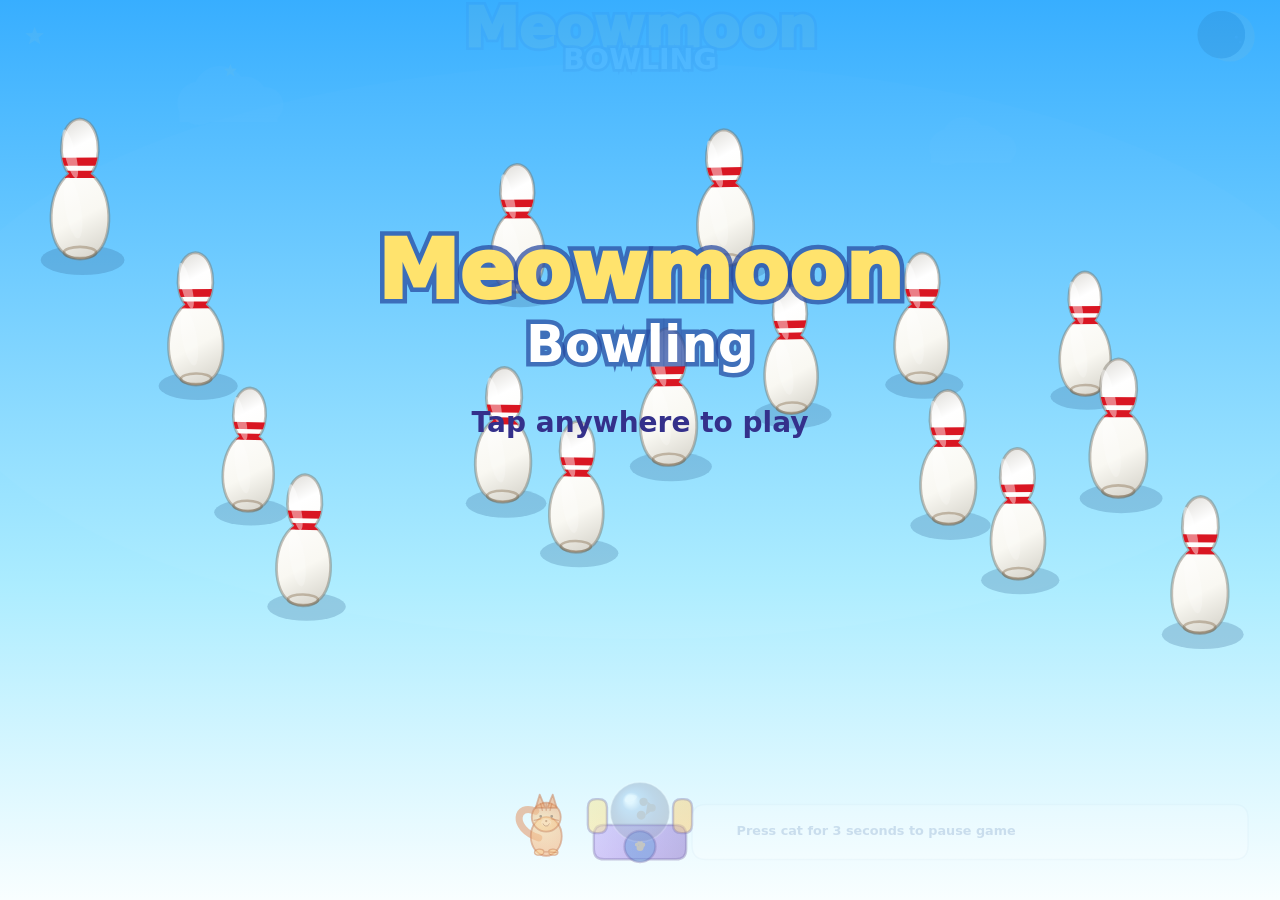
<file: index.html>
<!doctype html>
<html lang="en">
<head>
  <meta charset="utf-8" />
  <meta name="viewport" content="width=device-width, initial-scale=1, maximum-scale=1, user-scalable=no, viewport-fit=cover" />
  <meta name="theme-color" content="#63d5ff" />
  <meta name="apple-mobile-web-app-capable" content="yes" />
  <meta name="apple-mobile-web-app-title" content="Meowmoon Bowling" />
  <meta name="mobile-web-app-capable" content="yes" />
  <title>Meowmoon Bowling v1.5.23 wombat-safe-placement-pilot</title>
  <link rel="manifest" href="manifest.webmanifest" />
  <style>
    :root { color-scheme: light; --safe-bottom: env(safe-area-inset-bottom, 0px); }
    * { box-sizing: border-box; -webkit-tap-highlight-color: transparent; user-select: none; -webkit-user-select: none; touch-action: none; }
    html, body { width: 100%; height: 100%; margin: 0; overflow: hidden; background: #63d5ff; font-family: system-ui, -apple-system, BlinkMacSystemFont, "Segoe UI", sans-serif; }
    canvas { display: block; width: 100vw; height: 100vh; background: #63d5ff; }
    #installNote { position: fixed; left: -9999px; top: -9999px; }
    #startOverlay {
      position: fixed;
      inset: 0;
      z-index: 20;
      background: transparent;
      touch-action: none;
    }
    #startOverlay[hidden] { display: none; }
  </style>
</head>
<body>
  <canvas id="game" aria-label="Meowmoon Bowling playable prototype"></canvas>
  <div id="startOverlay" role="button" aria-label="Tap anywhere to play"></div>
  <div id="installNote">Meowmoon Bowling</div>
  <audio id="bachMusic" src="audio/jesu-joy-piano-loop.mp3" loop preload="auto" playsinline webkit-playsinline></audio>
  <script src="app-v1.5.23.js"></script>
  <script>
    if ('serviceWorker' in navigator) {
      window.addEventListener('load', () => navigator.serviceWorker.register('./sw.js').catch(() => {}));
    }
  </script>
</body>
</html>
</file>
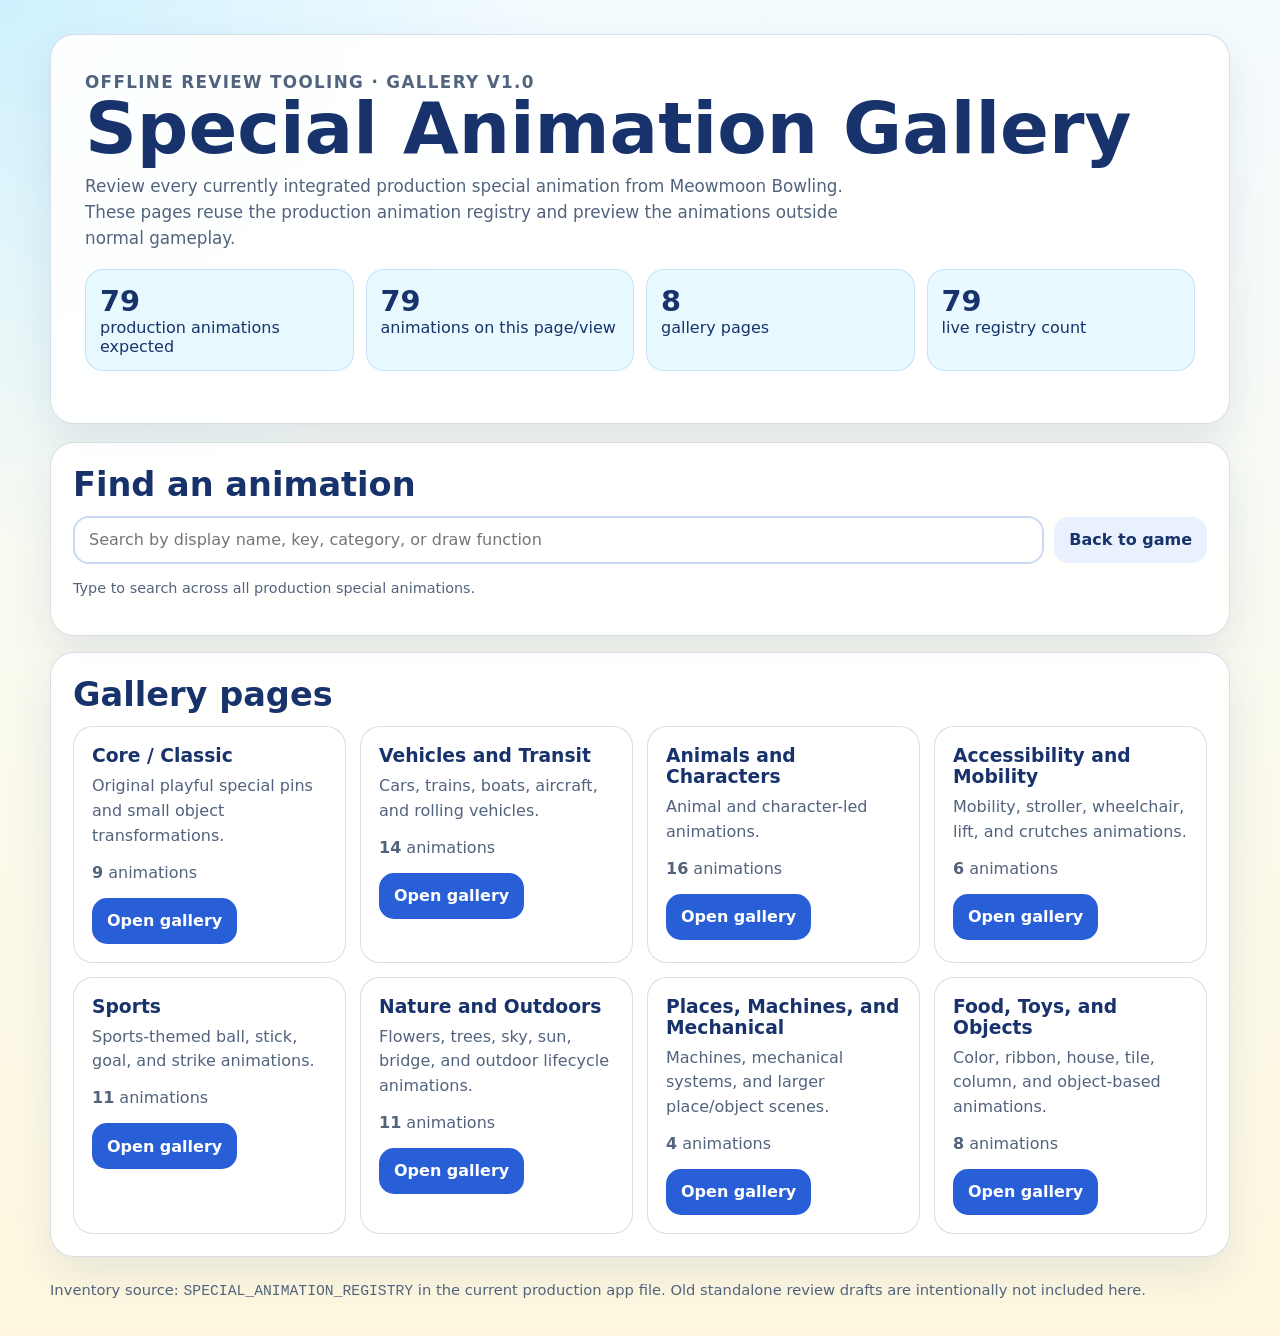
<file: special-animation-galleries.html>
<!doctype html>
<html lang="en">
<head>
  <meta charset="utf-8" />
  <meta name="viewport" content="width=device-width, initial-scale=1, viewport-fit=cover" />
  <meta name="theme-color" content="#63d5ff" />
  <title>Meowmoon Special Animation Gallery v1.0</title>
  <link rel="manifest" href="manifest.webmanifest" />
  <link rel="stylesheet" href="special-animation-gallery.css" />
</head>
<body data-gallery-view="index">
  <main class="gallery-shell">
    <section class="hero">
      <p class="eyebrow">Offline review tooling · Gallery v1.0</p>
      <h1>Special Animation Gallery</h1>
      <p>
        Review every currently integrated production special animation from
        Meowmoon Bowling. These pages reuse the production animation registry
        and preview the animations outside normal gameplay.
      </p>
      <div class="stats" id="galleryStats" aria-live="polite"></div>
    </section>

    <section class="panel warning" id="galleryWarning" hidden>
      <h2>Warnings</h2>
      <div id="warningList"></div>
    </section>

    <section class="panel">
      <h2>Find an animation</h2>
      <div class="search-row">
        <input id="gallerySearch" type="search" placeholder="Search by display name, key, category, or draw function" autocomplete="off" />
        <a class="button secondary" href="index.html">Back to game</a>
      </div>
      <div id="searchResults" class="category-grid" aria-live="polite"></div>
    </section>

    <section class="panel">
      <h2>Gallery pages</h2>
      <div id="categoryGrid" class="category-grid"></div>
    </section>

    <p class="footer-note">
      Inventory source: <code>SPECIAL_ANIMATION_REGISTRY</code> in the current
      production app file. Old standalone review drafts are intentionally not
      included here.
    </p>
  </main>

  <script src="special-animation-gallery-data.js"></script>
  <script src="special-animation-gallery.js"></script>
</body>
</html>
</file>
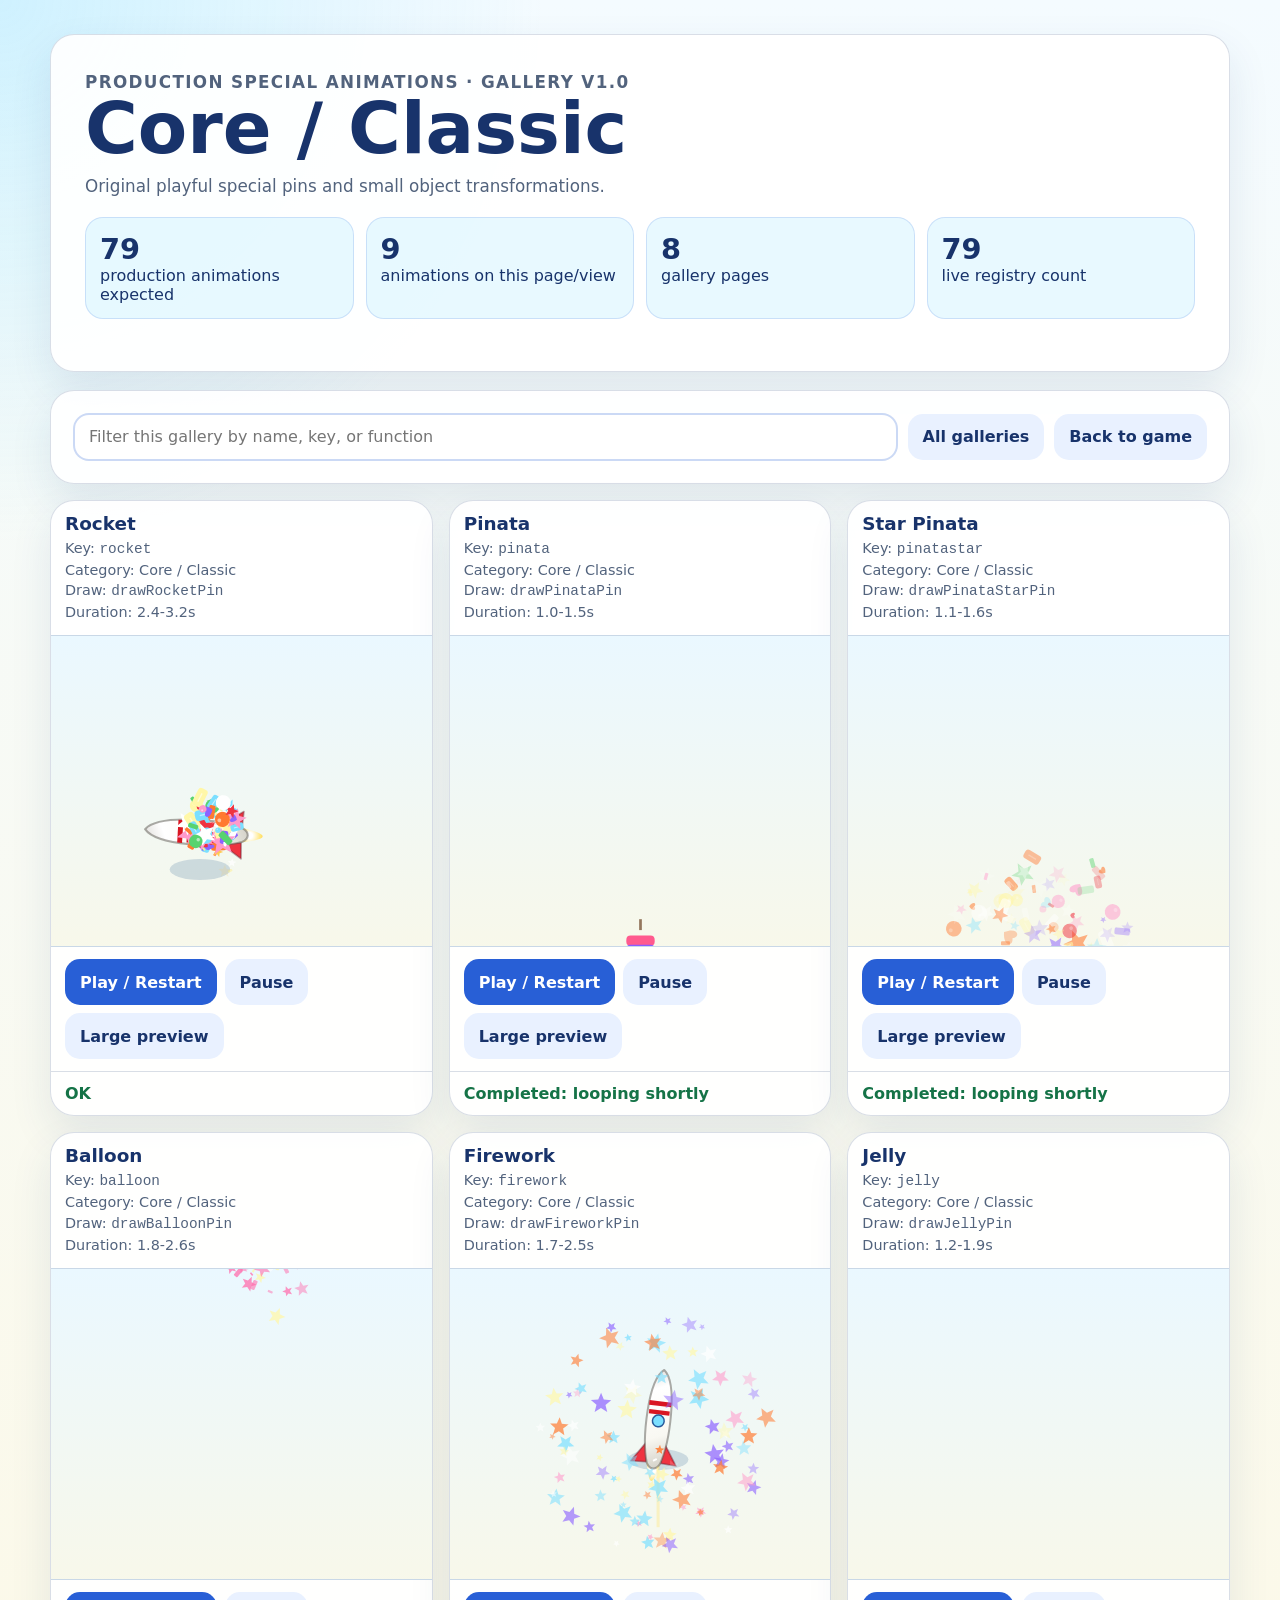
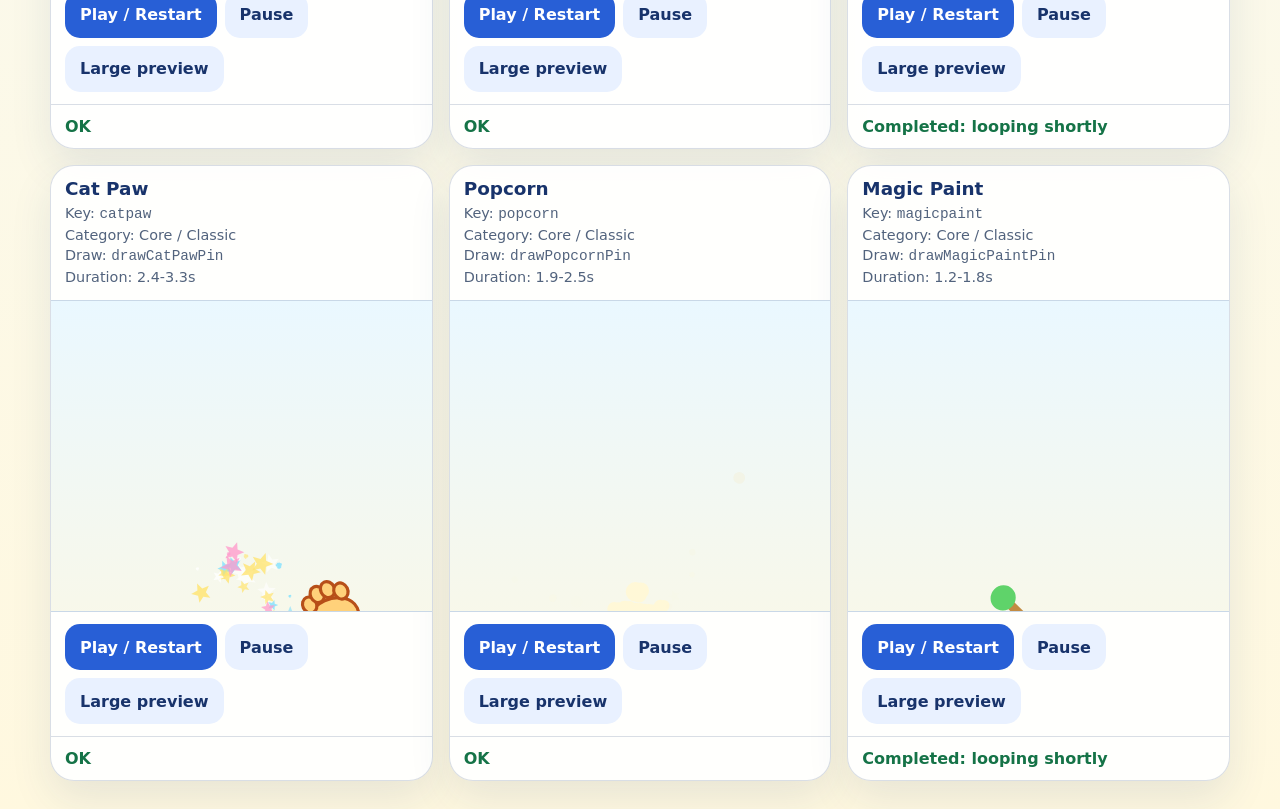
<file: special-animation-gallery-page.html>
<!doctype html>
<html lang="en">
<head>
  <meta charset="utf-8" />
  <meta name="viewport" content="width=device-width, initial-scale=1, viewport-fit=cover" />
  <meta name="theme-color" content="#63d5ff" />
  <title>Meowmoon Special Animation Gallery v1.0</title>
  <link rel="manifest" href="manifest.webmanifest" />
  <link rel="stylesheet" href="special-animation-gallery.css" />
</head>
<body data-gallery-view="category">
  <main class="gallery-shell">
    <section class="hero">
      <p class="eyebrow">Production special animations · Gallery v1.0</p>
      <h1 id="categoryTitle">Special Animation Gallery</h1>
      <p id="categoryDescription"></p>
      <div class="stats" id="galleryStats" aria-live="polite"></div>
    </section>

    <section class="panel warning" id="galleryWarning" hidden>
      <h2>Warnings</h2>
      <div id="warningList"></div>
    </section>

    <section class="panel">
      <div class="search-row">
        <input id="gallerySearch" type="search" placeholder="Filter this gallery by name, key, or function" autocomplete="off" />
        <a class="button secondary" href="special-animation-galleries.html">All galleries</a>
        <a class="button secondary" href="index.html">Back to game</a>
      </div>
    </section>

    <section id="galleryGrid" class="gallery-grid" aria-live="polite"></section>
  </main>

  <div class="large-preview-backdrop" id="largePreview" hidden>
    <div class="large-preview-dialog" role="dialog" aria-modal="true" aria-labelledby="largePreviewTitle">
      <div class="large-preview-header">
        <h2 id="largePreviewTitle">Large preview</h2>
        <button type="button" class="secondary" data-large-close>Close</button>
      </div>
      <iframe class="large-preview-frame" id="largePreviewFrame" title="Large animation preview"></iframe>
    </div>
  </div>

  <script src="special-animation-gallery-data.js"></script>
  <script src="special-animation-gallery.js"></script>
</body>
</html>
</file>
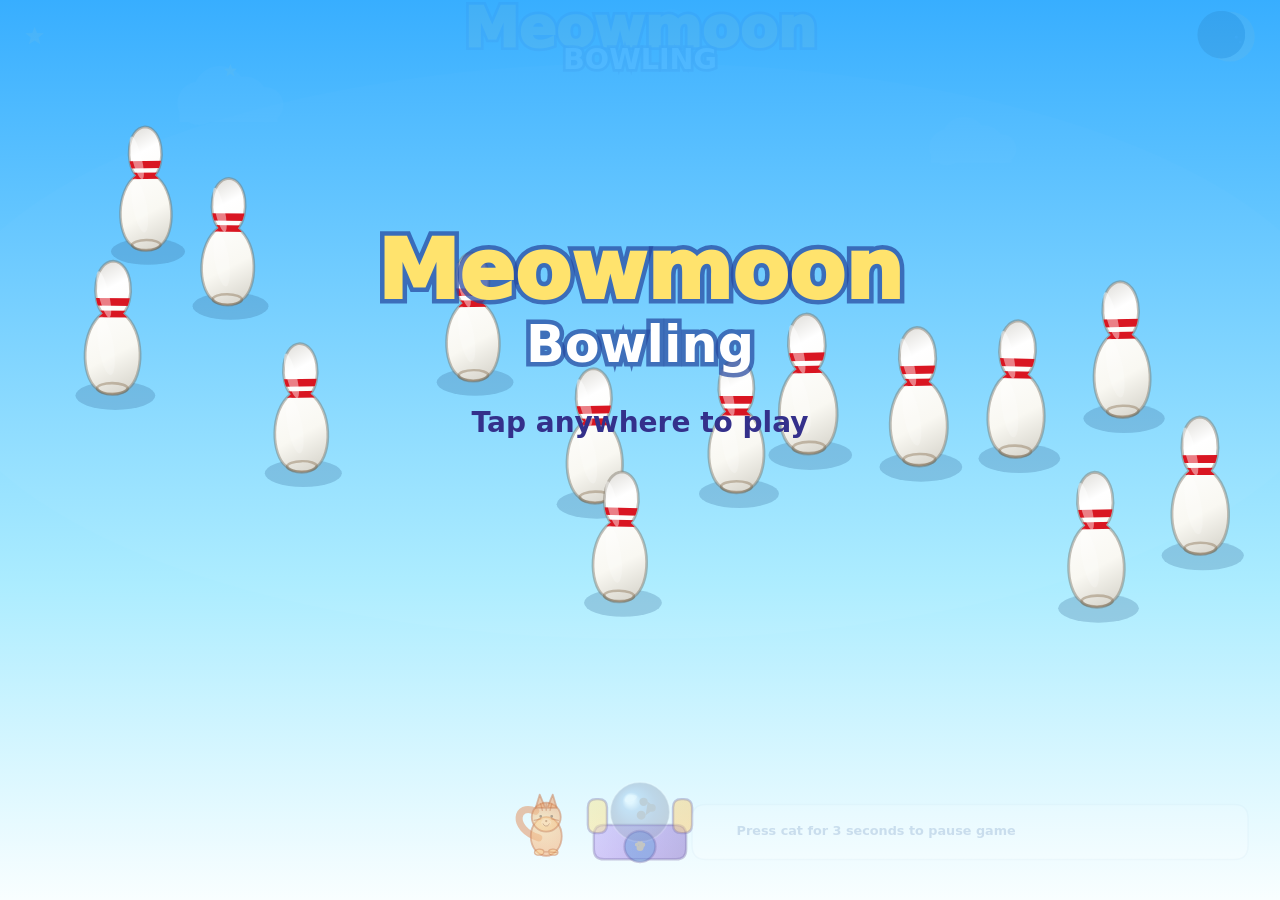
<file: special-animation-preview.html>
<!doctype html>
<html lang="en">
<head>
  <meta charset="utf-8" />
  <meta name="viewport" content="width=device-width, initial-scale=1, viewport-fit=cover" />
  <meta name="theme-color" content="#ecf8ff" />
  <title>Meowmoon Special Animation Gallery Preview v1.0</title>
  <style>
    * { box-sizing: border-box; -webkit-tap-highlight-color: transparent; }
    html, body { width: 100%; height: 100%; margin: 0; overflow: hidden; background: #ecf8ff; }
    canvas { display: block; width: 100vw; height: 100vh; background: #ecf8ff; }
  </style>
</head>
<body>
  <canvas id="game" aria-label="Special animation preview canvas"></canvas>
  <script src="special-animation-gallery-app-v1.0.js"></script>
</body>
</html>
</file>
<file: special-animation-gallery.css>
:root {
  color-scheme: light;
  --bg: #f4fbff;
  --card: #ffffff;
  --ink: #18336b;
  --muted: #52637d;
  --accent: #285fd6;
  --good: #157347;
  --warn: #a05a00;
  --bad: #b42318;
  --border: rgba(24, 51, 107, 0.16);
}

* {
  box-sizing: border-box;
  -webkit-tap-highlight-color: transparent;
}

html,
body {
  margin: 0;
  min-height: 100%;
  background:
    radial-gradient(circle at top left, rgba(99, 213, 255, 0.26), transparent 34rem),
    linear-gradient(180deg, var(--bg), #fff8df);
  color: var(--ink);
  font-family: system-ui, -apple-system, BlinkMacSystemFont, "Segoe UI", sans-serif;
}

body {
  padding: clamp(16px, 4vw, 34px);
}

a {
  color: var(--accent);
}

.gallery-shell {
  width: min(1180px, 100%);
  margin: 0 auto;
}

.hero,
.panel,
.tile,
.large-preview-dialog {
  background: rgba(255, 255, 255, 0.92);
  border: 1px solid var(--border);
  border-radius: 24px;
  box-shadow: 0 18px 42px rgba(30, 71, 130, 0.10);
}

.hero {
  padding: clamp(18px, 4vw, 34px);
  margin-bottom: 18px;
}

.eyebrow {
  margin: 0 0 8px;
  color: var(--muted);
  font-weight: 800;
  letter-spacing: 0.08em;
  text-transform: uppercase;
  font-size: 0.78rem;
}

h1 {
  margin: 0 0 10px;
  font-size: clamp(2rem, 7vw, 4.5rem);
  line-height: 0.94;
}

h2 {
  margin: 0 0 12px;
  font-size: clamp(1.35rem, 4vw, 2.1rem);
}

p {
  line-height: 1.55;
}

.hero p {
  max-width: 72ch;
  margin: 0;
  color: var(--muted);
  font-size: 1.05rem;
}

.stats {
  display: grid;
  grid-template-columns: repeat(auto-fit, minmax(150px, 1fr));
  gap: 12px;
  margin: 18px 0;
}

.stat {
  padding: 14px;
  border-radius: 18px;
  background: rgba(99, 213, 255, 0.15);
  border: 1px solid rgba(40, 95, 214, 0.16);
}

.stat strong {
  display: block;
  font-size: 1.8rem;
}

.panel {
  padding: clamp(14px, 3vw, 22px);
  margin: 16px 0;
}

.warning {
  border-color: rgba(180, 35, 24, 0.32);
  background: #fff7ed;
  color: #7c2d12;
}

.warning[hidden] {
  display: none;
}

.search-row {
  display: flex;
  gap: 10px;
  flex-wrap: wrap;
  align-items: center;
}

.search-row input {
  flex: 1 1 260px;
  min-height: 48px;
  padding: 10px 14px;
  border-radius: 16px;
  border: 2px solid rgba(40, 95, 214, 0.24);
  font: inherit;
}

.button,
button {
  min-height: 46px;
  min-width: 46px;
  padding: 10px 15px;
  border: 0;
  border-radius: 15px;
  background: var(--accent);
  color: #fff;
  font: inherit;
  font-weight: 800;
  cursor: pointer;
  text-decoration: none;
  display: inline-flex;
  align-items: center;
  justify-content: center;
  gap: 8px;
}

.button.secondary,
button.secondary {
  background: #e9f1ff;
  color: var(--ink);
}

.category-grid {
  display: grid;
  grid-template-columns: repeat(auto-fit, minmax(240px, 1fr));
  gap: 14px;
}

.category-card {
  padding: 18px;
  border-radius: 20px;
  border: 1px solid var(--border);
  background: #fff;
}

.category-card h3 {
  margin: 0 0 8px;
}

.category-card p {
  margin: 0 0 12px;
  color: var(--muted);
}

.gallery-grid {
  display: grid;
  grid-template-columns: repeat(auto-fit, minmax(min(100%, 310px), 1fr));
  gap: 16px;
}

.tile {
  overflow: hidden;
  display: flex;
  flex-direction: column;
}

.tile-header,
.tile-body,
.tile-controls,
.tile-status {
  padding: 12px 14px;
}

.tile-header h3 {
  margin: 0 0 4px;
  font-size: 1.15rem;
}

.meta {
  color: var(--muted);
  font-size: 0.9rem;
  line-height: 1.45;
}

.preview-wrap {
  position: relative;
  background: #ecf8ff;
  border-block: 1px solid var(--border);
}

.preview-frame {
  display: block;
  width: 100%;
  height: clamp(220px, 38vw, 310px);
  border: 0;
  background: #ecf8ff;
}

.tile-controls {
  display: flex;
  flex-wrap: wrap;
  gap: 8px;
}

.tile-status {
  min-height: 42px;
  border-top: 1px solid var(--border);
  color: var(--muted);
  font-weight: 700;
}

.tile-status.ok {
  color: var(--good);
}

.tile-status.error {
  color: var(--bad);
}

.filtered-out {
  display: none !important;
}

.large-preview-backdrop {
  position: fixed;
  inset: 0;
  z-index: 50;
  background: rgba(16, 34, 70, 0.46);
  display: grid;
  place-items: center;
  padding: 18px;
}

.large-preview-backdrop[hidden] {
  display: none;
}

.large-preview-dialog {
  width: min(960px, 100%);
  overflow: hidden;
}

.large-preview-header {
  padding: 14px;
  display: flex;
  justify-content: space-between;
  align-items: center;
  gap: 12px;
}

.large-preview-frame {
  width: 100%;
  height: min(68vh, 640px);
  border: 0;
  display: block;
}

.footer-note {
  color: var(--muted);
  font-size: 0.92rem;
  margin: 22px 0 0;
}
</file>
